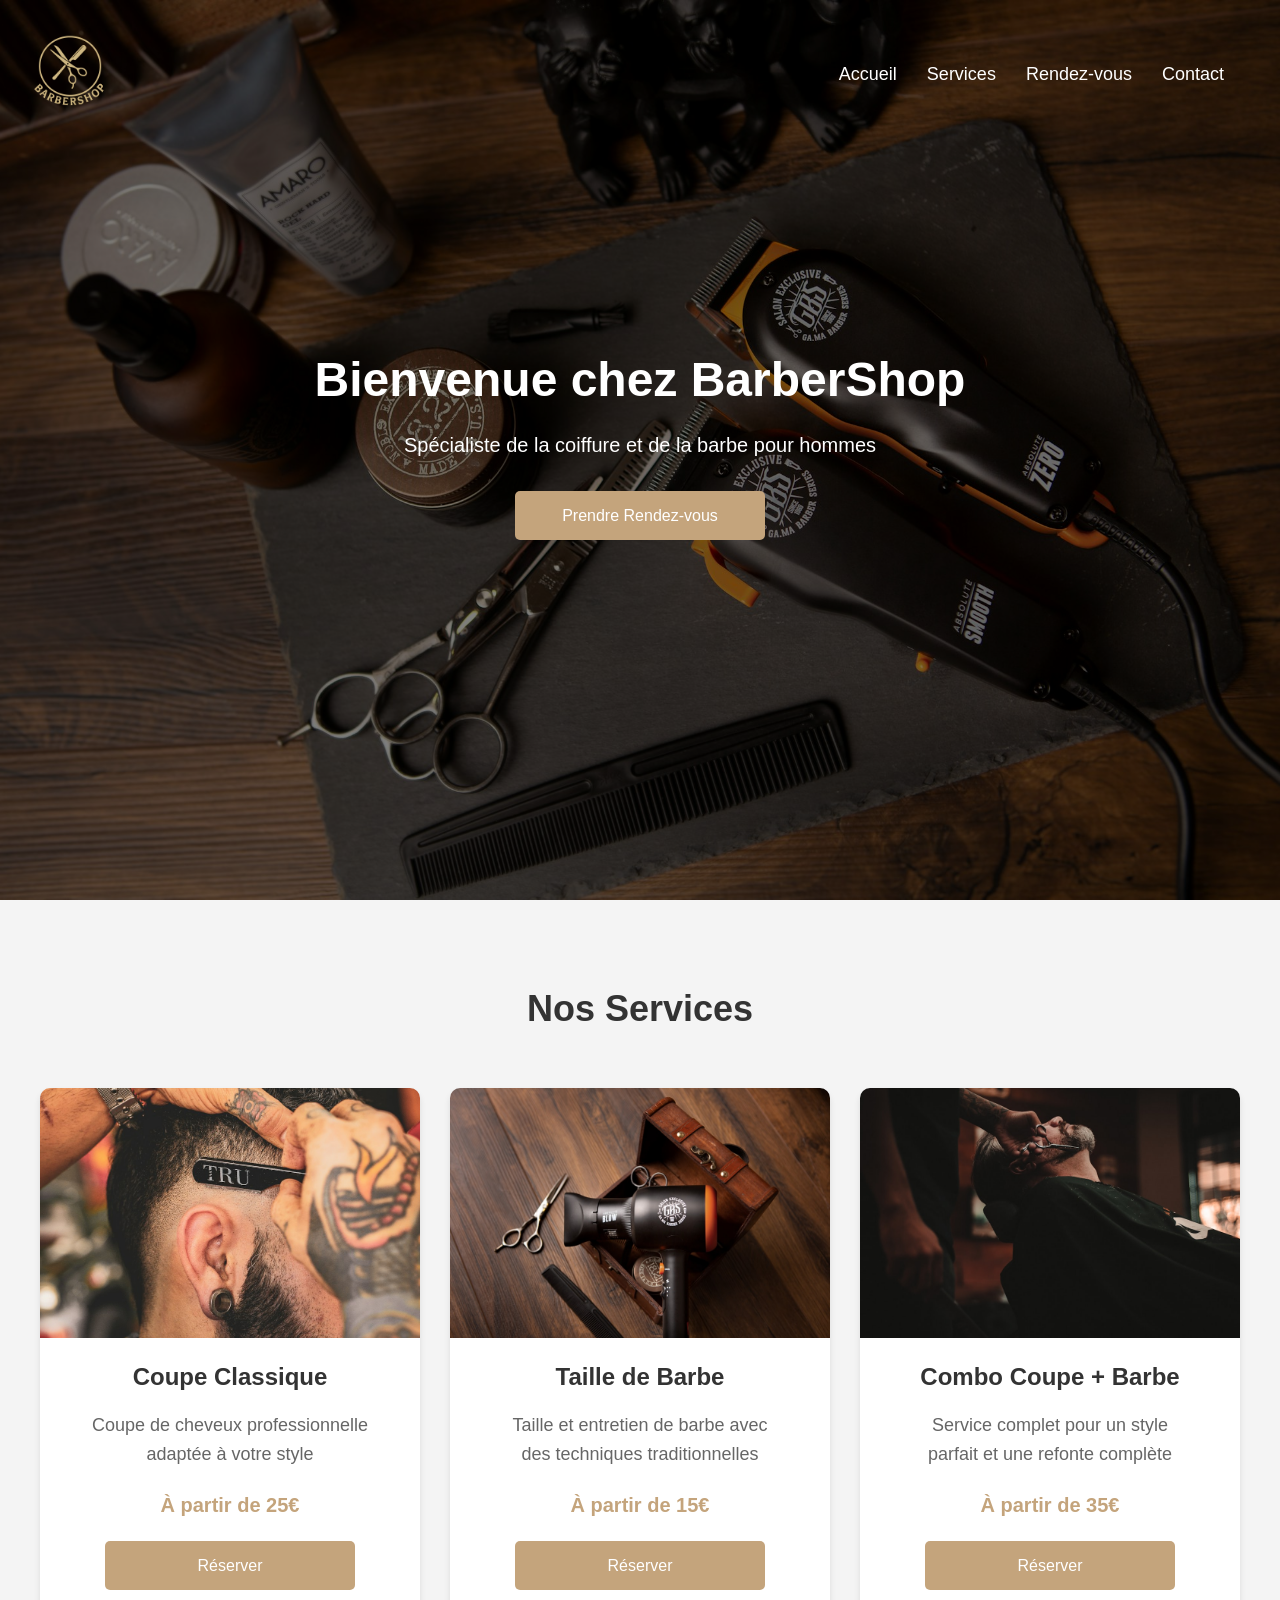
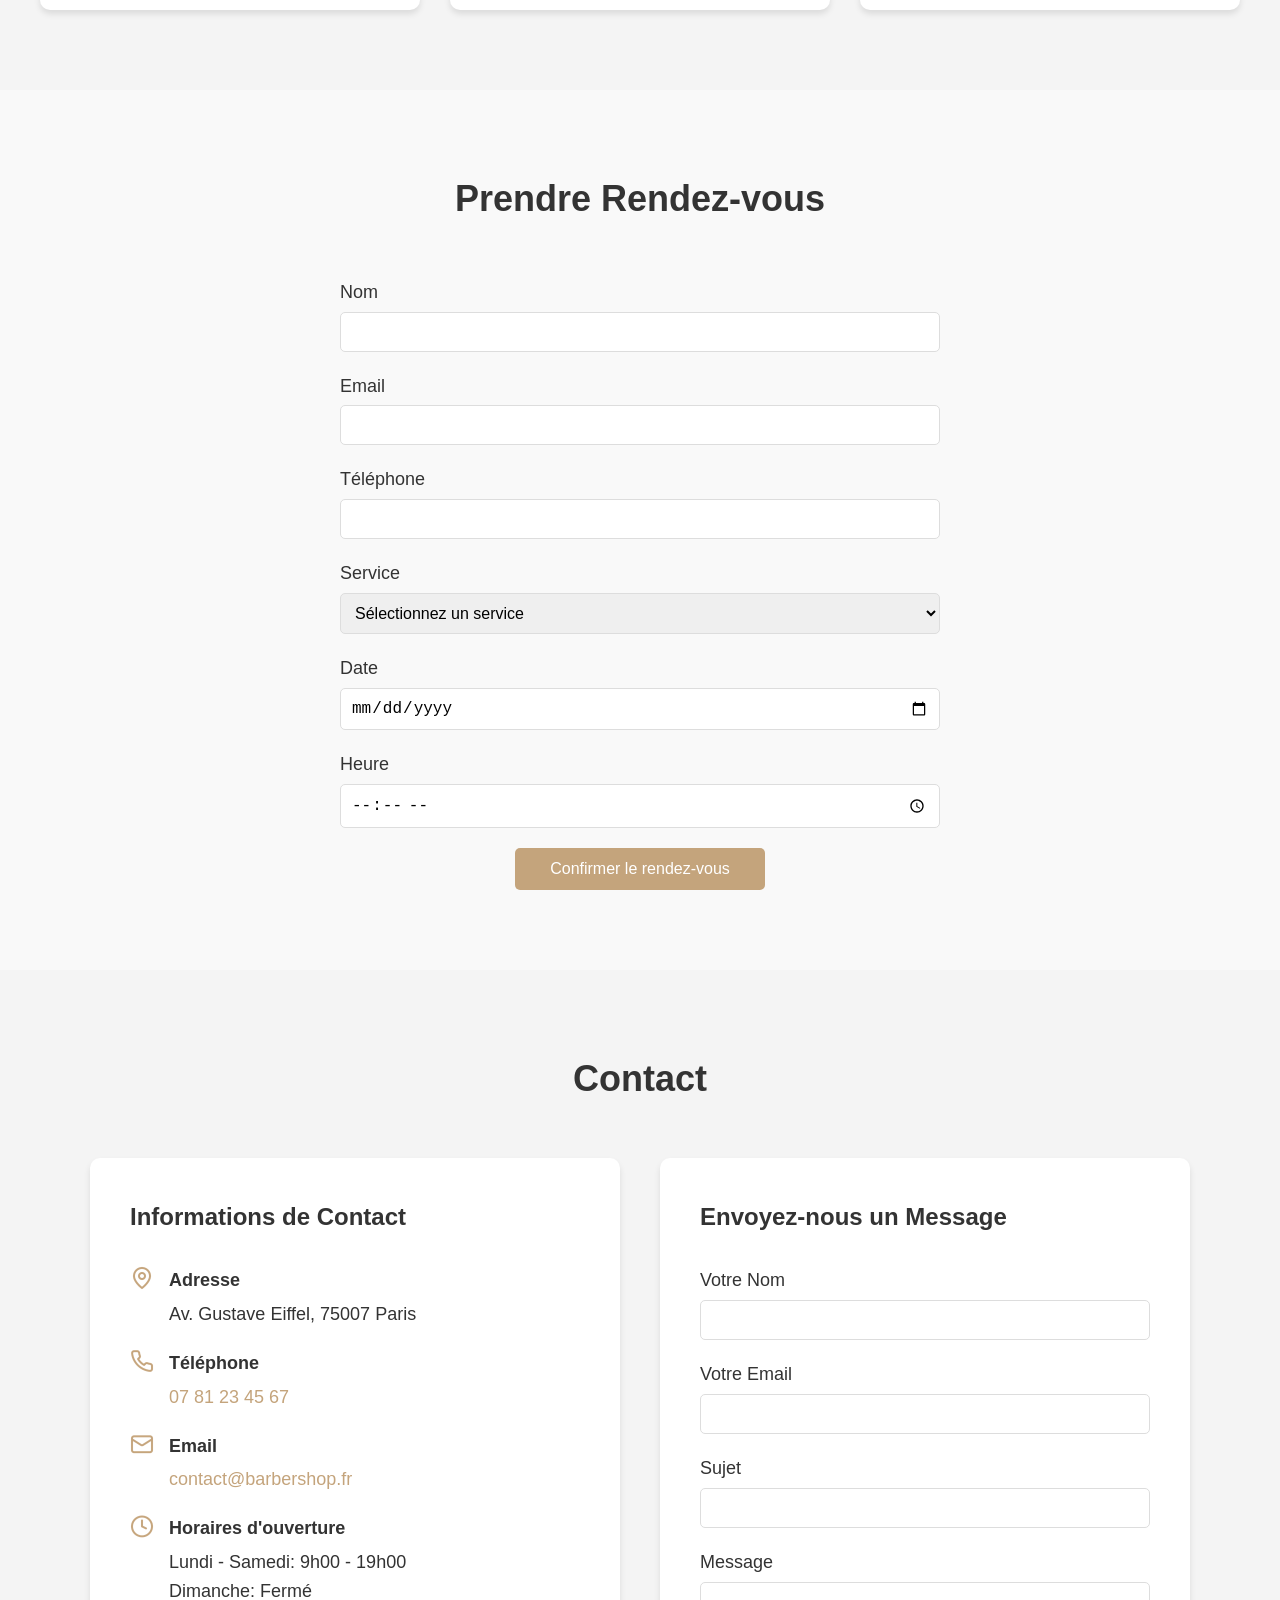
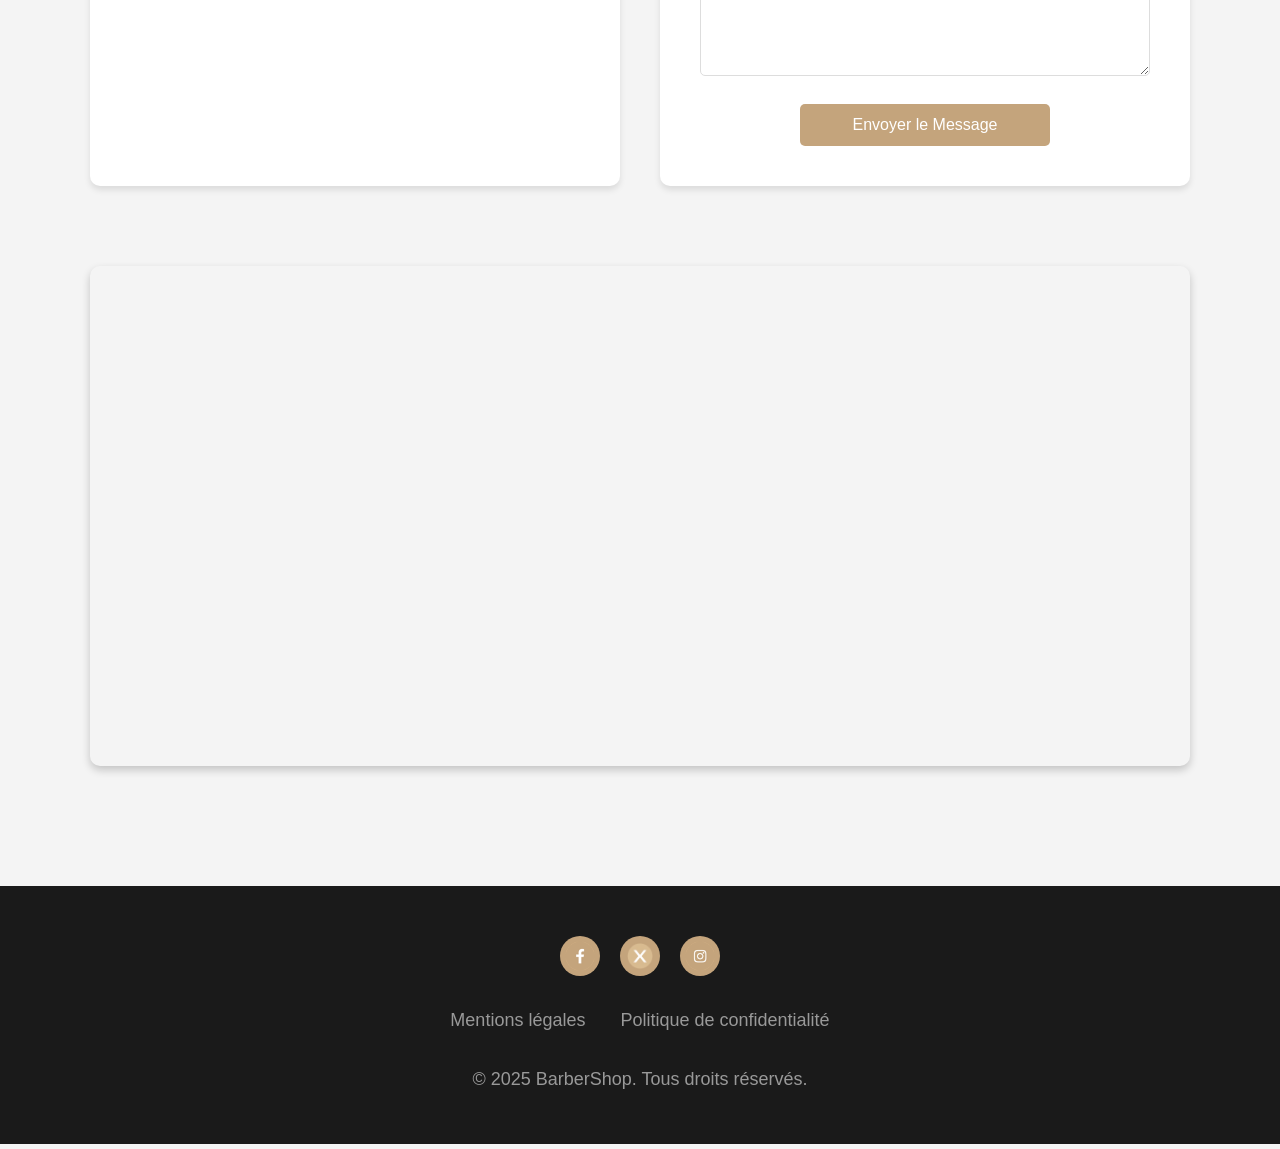
<file: index.html>
<!DOCTYPE html>
<html lang="fr">
<head>
    <meta charset="UTF-8">
    <meta name="viewport" content="width=device-width, initial-scale=1.0">
    <title>BarberShop - Salon de Coiffure</title>
    <link rel="stylesheet" href="style.css">
    <script src="script.js" defer></script>
</head>
<body>
    <!-- Header -->
    <header id="accueil" class="header">
        <nav class="nav" aria-label="Navigation principale">
            <div class="logo">
                <a href="index.html" class="logo-link" aria-label="BarberShop - Accueil">
                    <img src="images/logo.png" alt="Logo">
                </a>
            </div>
            <button type="button" class="nav-toggle" id="nav-toggle" aria-expanded="false" aria-controls="main-menu" aria-label="Ouvrir le menu">
                <span class="nav-toggle-bar" aria-hidden="true"></span>
                <span class="nav-toggle-bar" aria-hidden="true"></span>
                <span class="nav-toggle-bar" aria-hidden="true"></span>
            </button>
            <div class="menu" id="main-menu">
                <a href="index.html#accueil">Accueil</a>
                <a href="index.html#services">Services</a>
                <a href="index.html#rendez-vous">Rendez-vous</a>
                <a href="index.html#contact">Contact</a>
            </div>
        </nav>
        
        <div class="banner">
            <h1>Bienvenue chez BarberShop</h1>
            <p>Spécialiste de la coiffure et de la barbe pour hommes</p>
            <a href="#rendez-vous" class="btn">Prendre Rendez-vous</a>
        </div>
    </header>

    <!-- Services -->
    <section id="services" class="services">
        <h2>Nos Services</h2>
        
        <div class="services-container">
            <div class="service-box">
                <img src="images/service1.jpg" alt="Coupe Classique">
                <div class="service-content">
                    <h3>Coupe Classique</h3>
                    <p>Coupe de cheveux professionnelle adaptée à votre style</p>
                    <span class="price">À partir de 25€</span>
                    <a href="#rendez-vous" class="btn">Réserver</a>
                </div>
            </div>
            <div class="service-box">
                <img src="images/service2.jpg" alt="Taille de Barbe">
                <div class="service-content">
                    <h3>Taille de Barbe</h3>
                    <p>Taille et entretien de barbe avec des techniques traditionnelles</p>
                    <span class="price">À partir de 15€</span>
                    <a href="#rendez-vous" class="btn">Réserver</a>
                </div>
            </div>
            <div class="service-box">
                <img src="images/service3.jpg" alt="Combo Coupe + Barbe">
                <div class="service-content">
                    <h3>Combo Coupe + Barbe</h3>
                    <p>Service complet pour un style parfait et une refonte complète</p>
                    <span class="price">À partir de 35€</span>
                    <a href="#rendez-vous" class="btn">Réserver</a>
                </div>
            </div>
        </div>
    </section>

    <!-- Booking -->
    <section id="rendez-vous" class="booking">
        <h2>Prendre Rendez-vous</h2>
        
        <form id="booking-form" class="form" novalidate>
            <p class="form-error" id="booking-form-error" hidden role="alert"></p>
            <div class="form-row">
                <label for="name">Nom</label>
                <input type="text" id="name" name="name" maxlength="50" autocomplete="name">
            </div>

            <div class="form-row">
                <label for="email">Email</label>
                <input type="email" id="email" name="email" autocomplete="email">
            </div>

            <div class="form-row">
                <label for="phone">Téléphone</label>
                <input type="tel" id="phone" name="phone" autocomplete="tel">
            </div>

            <div class="form-row">
                <label for="service">Service</label>
                <select id="service" name="service">
                    <option value="">Sélectionnez un service</option>
                    <option value="coupe">Coupe Classique</option>
                    <option value="barbe">Taille de Barbe</option>
                    <option value="combo">Combo Coupe + Barbe</option>
                </select>
            </div>

            <div class="form-row">
                <label for="date">Date</label>
                <input type="date" id="date" name="date">
            </div>

            <div class="form-row">
                <label for="time">Heure</label>
                <input type="time" id="time" name="time">
            </div>

            <button type="submit" class="btn">Confirmer le rendez-vous</button>
        </form>
    </section>

    <!-- Contact -->
    <section id="contact" class="contact">
        <h2>Contact</h2>
        <div class="contact-container">
            <div class="info-box">
                <h3>Informations de Contact</h3>
                <div class="info-item">
                    <img src="images/address-icon.png" alt="Adresse" class="info-icon">
                    <div>
                        <strong>Adresse</strong>
                        <p>Av. Gustave Eiffel, 75007 Paris</p>
                    </div>
                </div>
                <div class="info-item">
                    <img src="images/telephone-icon.png" alt="" class="info-icon" aria-hidden="true">
                    <div>
                        <strong>Téléphone</strong>
                        <p><a href="tel:+33781234567">07 81 23 45 67</a></p>
                    </div>
                </div>
                <div class="info-item">
                    <img src="images/email-icon.png" alt="" class="info-icon" aria-hidden="true">
                    <div>
                        <strong>Email</strong>
                        <p><a href="mailto:contact@barbershop.fr">contact@barbershop.fr</a></p>
                    </div>
                </div>
                <div class="info-item">
                    <img src="images/clock-icon.png" alt="Horaires" class="info-icon">
                    <div>
                        <strong>Horaires d'ouverture</strong>
                        <p>Lundi - Samedi: 9h00 - 19h00</p>
                        <p>Dimanche: Fermé</p>
                    </div>
                </div>
            </div>
            <div class="message-box">
                <h3>Envoyez-nous un Message</h3>
        
                <form id="contact-form" class="form" novalidate>
                    <p class="form-error" id="contact-form-error" hidden role="alert"></p>
                    <div class="form-row">
                        <label for="contact-name">Votre Nom</label>
                        <input type="text" id="contact-name" name="contact-name" maxlength="50" autocomplete="name">
                    </div>

                    <div class="form-row">
                        <label for="contact-email">Votre Email</label>
                        <input type="email" id="contact-email" name="contact-email" autocomplete="email">
                    </div>

                    <div class="form-row">
                        <label for="subject">Sujet</label>
                        <input type="text" id="subject" name="subject" maxlength="100">
                    </div>

                    <div class="form-row">
                        <label for="message">Message</label>
                        <textarea id="message" name="message" rows="4" maxlength="500"></textarea>
                    </div>

                    <button type="submit" class="btn">Envoyer le Message</button>
                </form>
            </div>
        </div>
        <div class="map">
            <iframe 
                src="https://www.google.com/maps/embed?pb=!1m18!1m12!1m3!1d2624.9916256937604!2d2.292292615509614!3d48.85836857928678!2m3!1f0!2f0!3f0!3m2!1i1024!2i768!4f13.1!3m3!1m2!1s0x47e66e2964e34e2d%3A0x8ddca9ee380ef7e0!2sTour%20Eiffel!5e0!3m2!1sfr!2sfr!4v1647891723575!5m2!1sfr!2sfr"
                allowfullscreen=""
                loading="lazy">
            </iframe>
        </div>
    </section>

    <!-- Footer -->
    <footer class="footer">
        <div class="footer-content">
            <div class="social-links">
                <a href="https://www.facebook.com/" class="social-icon">
                    <img src="images/facebook-icon.png" alt="Facebook">
                </a>
                <a href="https://x.com/" class="social-icon">
                    <img src="images/x-icon.png" alt="Twitter">
                </a>
                <a href="https://www.instagram.com/" class="social-icon">
                    <img src="images/insta-icon.png" alt="Instagram">
                </a>
            </div>
            <div class="footer-links">
                <a href="mentions-legales.html">Mentions légales</a>
                <a href="politique-confidentialite.html">Politique de confidentialité</a>
            </div>
            <p class="copyright">© 2025 BarberShop. Tous droits réservés.</p>
        </div>
    </footer>

    <!-- Confirmation modal -->
    <div id="confirm-modal" class="modal-overlay" role="dialog" aria-modal="true" aria-labelledby="modal-title" hidden>
        <div class="modal-box">
            <h3 id="modal-title">Confirmation</h3>
            <p id="modal-message"></p>
            <button type="button" class="btn modal-close" id="modal-close-btn">OK</button>
        </div>
    </div>
</body>
</html>
</file>
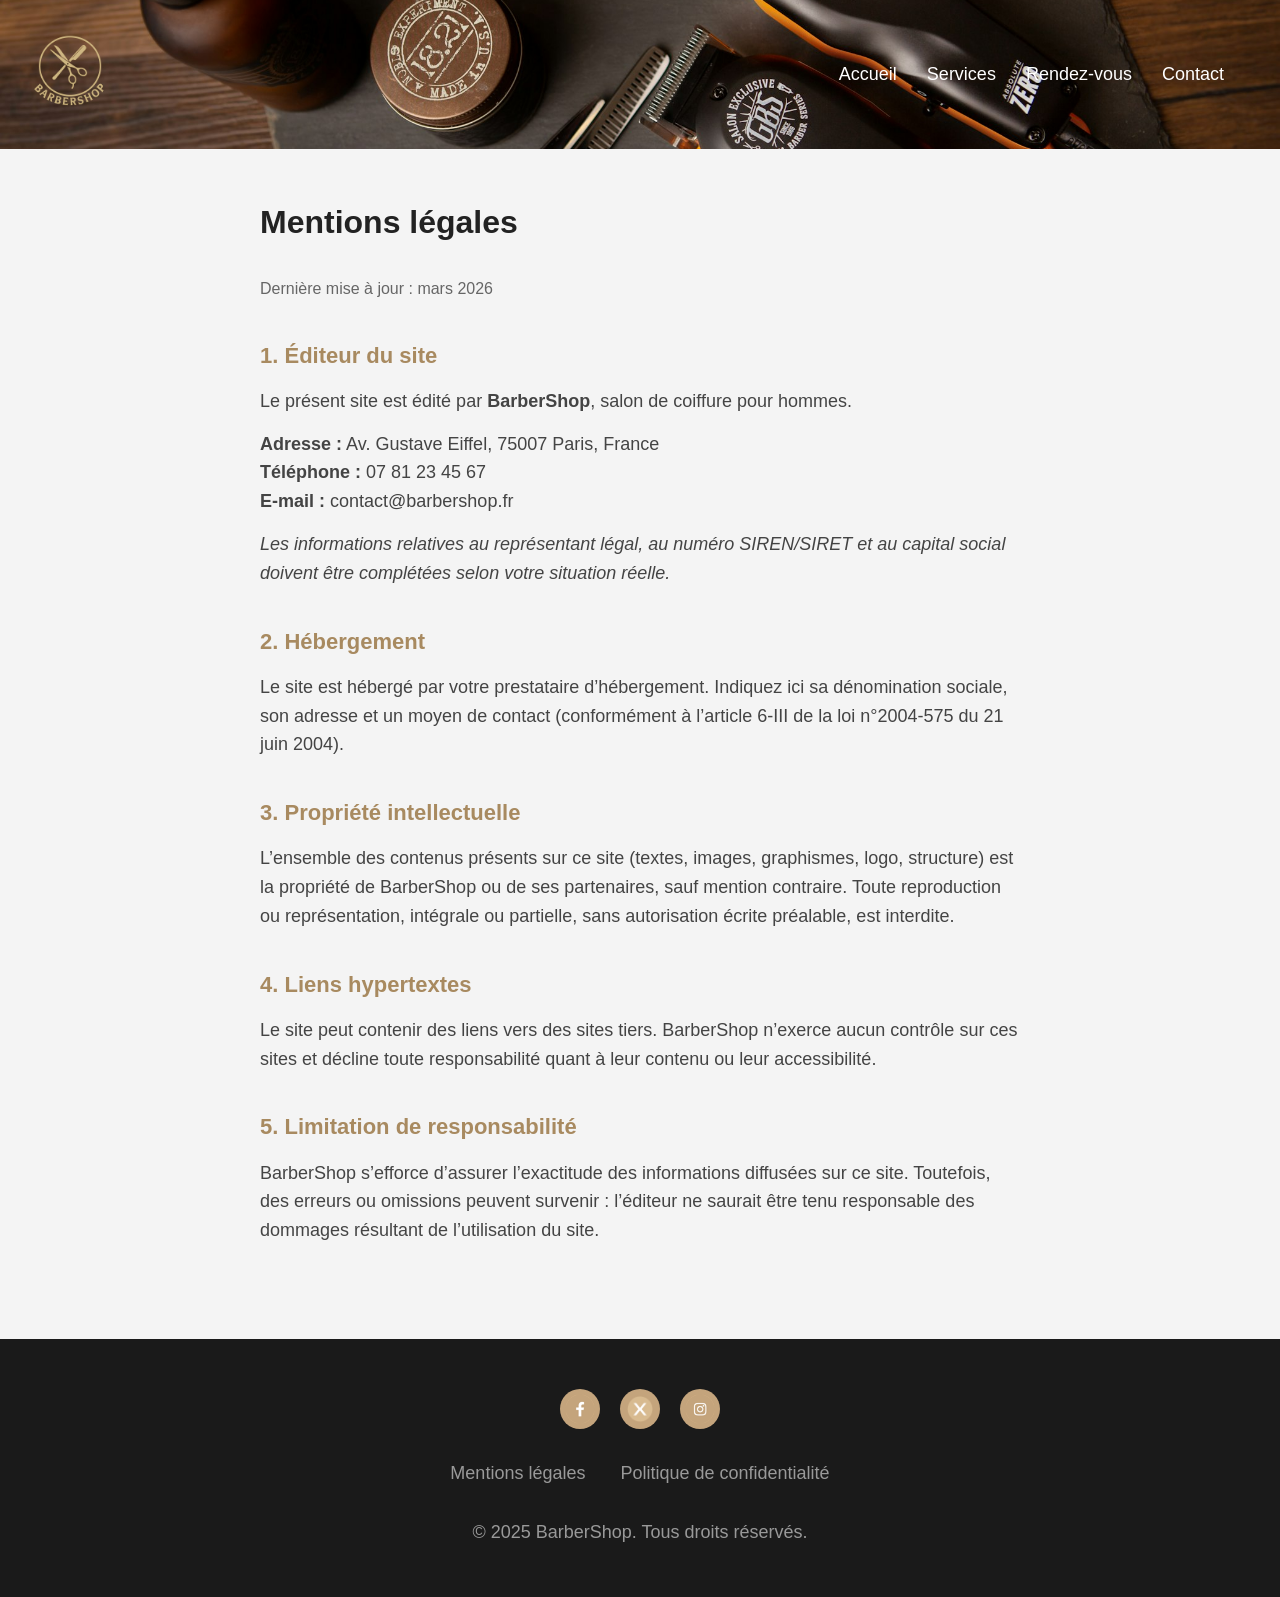
<file: mentions-legales.html>
<!DOCTYPE html>
<html lang="fr">
<head>
    <meta charset="UTF-8">
    <meta name="viewport" content="width=device-width, initial-scale=1.0">
    <title>Mentions légales - BarberShop</title>
    <link rel="stylesheet" href="style.css">
    <script src="script.js" defer></script>
</head>
<body>
    <header class="header header-inner">
        <nav class="nav" aria-label="Navigation principale">
            <div class="logo">
                <a href="index.html" class="logo-link" aria-label="BarberShop - Accueil">
                    <img src="images/logo.png" alt="Logo">
                </a>
            </div>
            <button type="button" class="nav-toggle" id="nav-toggle" aria-expanded="false" aria-controls="main-menu" aria-label="Ouvrir le menu">
                <span class="nav-toggle-bar" aria-hidden="true"></span>
                <span class="nav-toggle-bar" aria-hidden="true"></span>
                <span class="nav-toggle-bar" aria-hidden="true"></span>
            </button>
            <div class="menu" id="main-menu">
                <a href="index.html#accueil">Accueil</a>
                <a href="index.html#services">Services</a>
                <a href="index.html#rendez-vous">Rendez-vous</a>
                <a href="index.html#contact">Contact</a>
            </div>
        </nav>
    </header>

    <main class="legal-main">
        <h1>Mentions légales</h1>
        <p class="legal-updated">Dernière mise à jour : mars 2026</p>

        <h2>1. Éditeur du site</h2>
        <p>
            Le présent site est édité par <strong>BarberShop</strong>, salon de coiffure pour hommes.
        </p>
        <p>
            <strong>Adresse :</strong> Av. Gustave Eiffel, 75007 Paris, France<br>
            <strong>Téléphone :</strong> 07 81 23 45 67<br>
            <strong>E-mail :</strong> contact@barbershop.fr
        </p>
        <p>
            <em>Les informations relatives au représentant légal, au numéro SIREN/SIRET et au capital social doivent être complétées selon votre situation réelle.</em>
        </p>

        <h2>2. Hébergement</h2>
        <p>
            Le site est hébergé par votre prestataire d’hébergement. Indiquez ici sa dénomination sociale, son adresse et un moyen de contact (conformément à l’article 6-III de la loi n°2004-575 du 21 juin 2004).
        </p>

        <h2>3. Propriété intellectuelle</h2>
        <p>
            L’ensemble des contenus présents sur ce site (textes, images, graphismes, logo, structure) est la propriété de BarberShop ou de ses partenaires, sauf mention contraire. Toute reproduction ou représentation, intégrale ou partielle, sans autorisation écrite préalable, est interdite.
        </p>

        <h2>4. Liens hypertextes</h2>
        <p>
            Le site peut contenir des liens vers des sites tiers. BarberShop n’exerce aucun contrôle sur ces sites et décline toute responsabilité quant à leur contenu ou leur accessibilité.
        </p>

        <h2>5. Limitation de responsabilité</h2>
        <p>
            BarberShop s’efforce d’assurer l’exactitude des informations diffusées sur ce site. Toutefois, des erreurs ou omissions peuvent survenir : l’éditeur ne saurait être tenu responsable des dommages résultant de l’utilisation du site.
        </p>
    </main>

    <footer class="footer">
        <div class="footer-content">
            <div class="social-links">
                <a href="https://www.facebook.com/" class="social-icon">
                    <img src="images/facebook-icon.png" alt="Facebook">
                </a>
                <a href="https://x.com/" class="social-icon">
                    <img src="images/x-icon.png" alt="Twitter">
                </a>
                <a href="https://www.instagram.com/" class="social-icon">
                    <img src="images/insta-icon.png" alt="Instagram">
                </a>
            </div>
            <div class="footer-links">
                <a href="mentions-legales.html">Mentions légales</a>
                <a href="politique-confidentialite.html">Politique de confidentialité</a>
            </div>
            <p class="copyright">© 2025 BarberShop. Tous droits réservés.</p>
        </div>
    </footer>
</body>
</html>
</file>
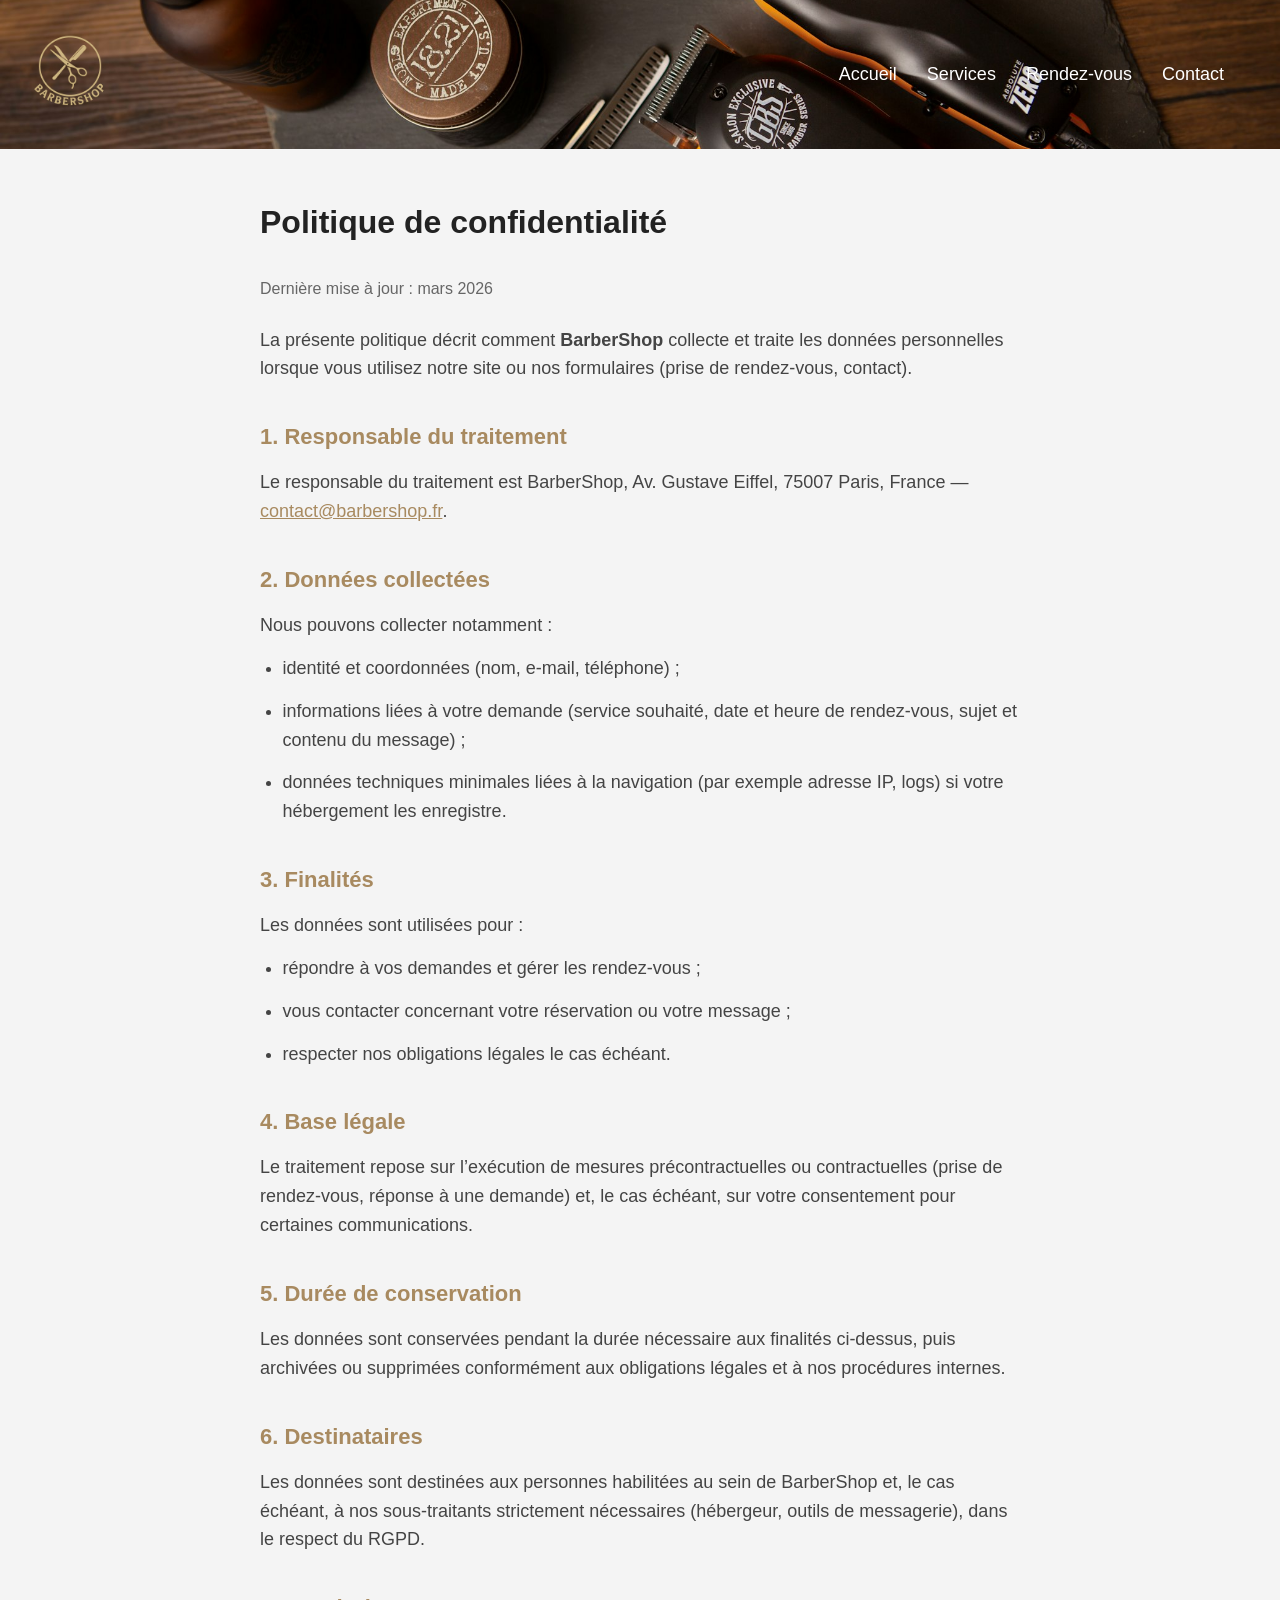
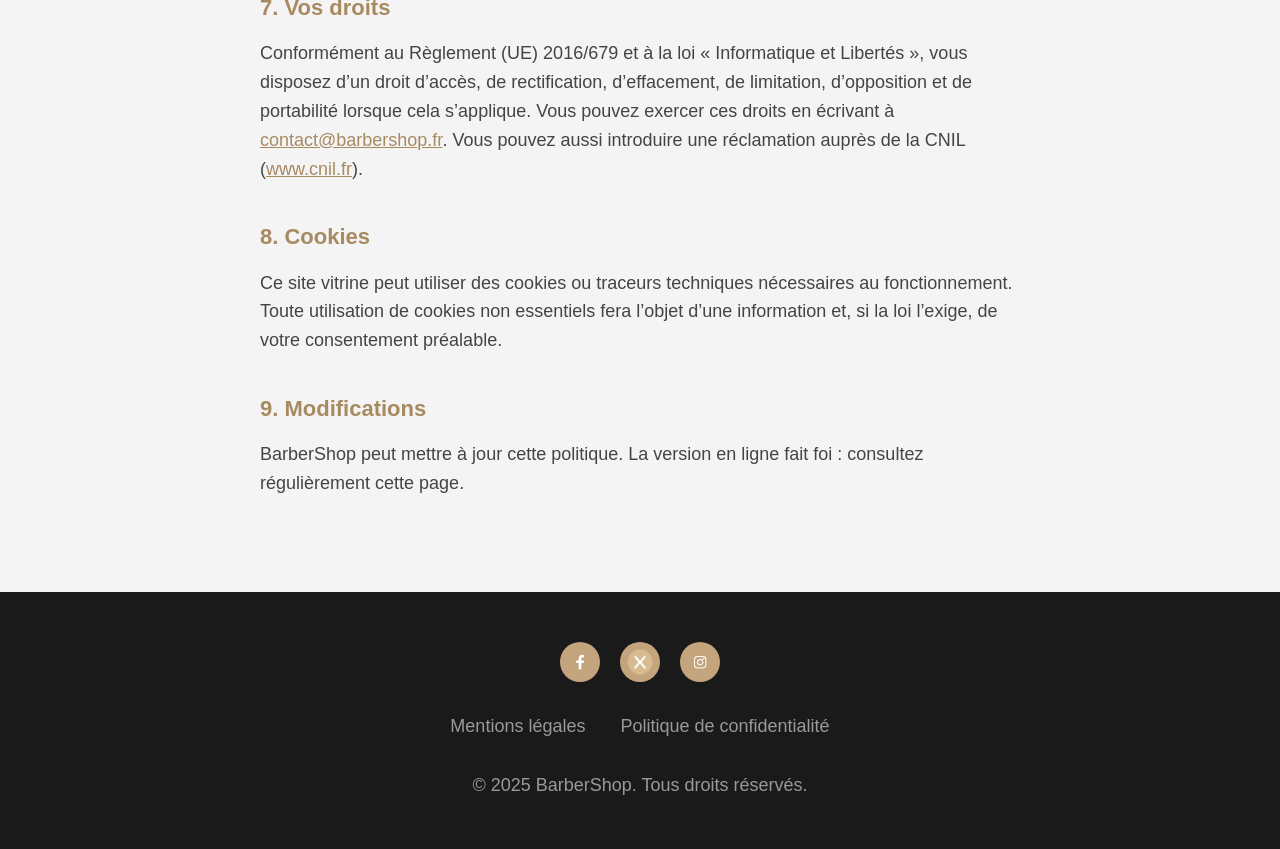
<file: politique-confidentialite.html>
<!DOCTYPE html>
<html lang="fr">
<head>
    <meta charset="UTF-8">
    <meta name="viewport" content="width=device-width, initial-scale=1.0">
    <title>Politique de confidentialité - BarberShop</title>
    <link rel="stylesheet" href="style.css">
    <script src="script.js" defer></script>
</head>
<body>
    <header class="header header-inner">
        <nav class="nav" aria-label="Navigation principale">
            <div class="logo">
                <a href="index.html" class="logo-link" aria-label="BarberShop - Accueil">
                    <img src="images/logo.png" alt="Logo">
                </a>
            </div>
            <button type="button" class="nav-toggle" id="nav-toggle" aria-expanded="false" aria-controls="main-menu" aria-label="Ouvrir le menu">
                <span class="nav-toggle-bar" aria-hidden="true"></span>
                <span class="nav-toggle-bar" aria-hidden="true"></span>
                <span class="nav-toggle-bar" aria-hidden="true"></span>
            </button>
            <div class="menu" id="main-menu">
                <a href="index.html#accueil">Accueil</a>
                <a href="index.html#services">Services</a>
                <a href="index.html#rendez-vous">Rendez-vous</a>
                <a href="index.html#contact">Contact</a>
            </div>
        </nav>
    </header>

    <main class="legal-main">
        <h1>Politique de confidentialité</h1>
        <p class="legal-updated">Dernière mise à jour : mars 2026</p>

        <p>
            La présente politique décrit comment <strong>BarberShop</strong> collecte et traite les données personnelles lorsque vous utilisez notre site ou nos formulaires (prise de rendez-vous, contact).
        </p>

        <h2>1. Responsable du traitement</h2>
        <p>
            Le responsable du traitement est BarberShop, Av. Gustave Eiffel, 75007 Paris, France — <a href="mailto:contact@barbershop.fr">contact@barbershop.fr</a>.
        </p>

        <h2>2. Données collectées</h2>
        <p>Nous pouvons collecter notamment :</p>
        <ul>
            <li>identité et coordonnées (nom, e-mail, téléphone) ;</li>
            <li>informations liées à votre demande (service souhaité, date et heure de rendez-vous, sujet et contenu du message) ;</li>
            <li>données techniques minimales liées à la navigation (par exemple adresse IP, logs) si votre hébergement les enregistre.</li>
        </ul>

        <h2>3. Finalités</h2>
        <p>Les données sont utilisées pour :</p>
        <ul>
            <li>répondre à vos demandes et gérer les rendez-vous ;</li>
            <li>vous contacter concernant votre réservation ou votre message ;</li>
            <li>respecter nos obligations légales le cas échéant.</li>
        </ul>

        <h2>4. Base légale</h2>
        <p>
            Le traitement repose sur l’exécution de mesures précontractuelles ou contractuelles (prise de rendez-vous, réponse à une demande) et, le cas échéant, sur votre consentement pour certaines communications.
        </p>

        <h2>5. Durée de conservation</h2>
        <p>
            Les données sont conservées pendant la durée nécessaire aux finalités ci-dessus, puis archivées ou supprimées conformément aux obligations légales et à nos procédures internes.
        </p>

        <h2>6. Destinataires</h2>
        <p>
            Les données sont destinées aux personnes habilitées au sein de BarberShop et, le cas échéant, à nos sous-traitants strictement nécessaires (hébergeur, outils de messagerie), dans le respect du RGPD.
        </p>

        <h2>7. Vos droits</h2>
        <p>
            Conformément au Règlement (UE) 2016/679 et à la loi « Informatique et Libertés », vous disposez d’un droit d’accès, de rectification, d’effacement, de limitation, d’opposition et de portabilité lorsque cela s’applique. Vous pouvez exercer ces droits en écrivant à <a href="mailto:contact@barbershop.fr">contact@barbershop.fr</a>. Vous pouvez aussi introduire une réclamation auprès de la CNIL (<a href="https://www.cnil.fr" rel="noopener noreferrer" target="_blank">www.cnil.fr</a>).
        </p>

        <h2>8. Cookies</h2>
        <p>
            Ce site vitrine peut utiliser des cookies ou traceurs techniques nécessaires au fonctionnement. Toute utilisation de cookies non essentiels fera l’objet d’une information et, si la loi l’exige, de votre consentement préalable.
        </p>

        <h2>9. Modifications</h2>
        <p>
            BarberShop peut mettre à jour cette politique. La version en ligne fait foi : consultez régulièrement cette page.
        </p>
    </main>

    <footer class="footer">
        <div class="footer-content">
            <div class="social-links">
                <a href="https://www.facebook.com/" class="social-icon">
                    <img src="images/facebook-icon.png" alt="Facebook">
                </a>
                <a href="https://x.com/" class="social-icon">
                    <img src="images/x-icon.png" alt="Twitter">
                </a>
                <a href="https://www.instagram.com/" class="social-icon">
                    <img src="images/insta-icon.png" alt="Instagram">
                </a>
            </div>
            <div class="footer-links">
                <a href="mentions-legales.html">Mentions légales</a>
                <a href="politique-confidentialite.html">Politique de confidentialité</a>
            </div>
            <p class="copyright">© 2025 BarberShop. Tous droits réservés.</p>
        </div>
    </footer>
</body>
</html>
</file>
<file: style.css>
/* Base style */
* {
    margin: 0;
    padding: 0;
    box-sizing: border-box;
}

html {
    height: 100%;
}

body {
    font-family: Arial, sans-serif;
    line-height: 1.6;
    color: #333333;
    background-color: #f4f4f4;
    min-height: 100vh;
    display: flex;
    flex-direction: column;
    font-size: 18px;
    overflow-x: hidden;
}


/* Header */
.header {
    min-height: 100vh;
    background-image: url('images/background.jpg');
    background-size: cover;
    background-position: center;
    position: relative;
    color: #ffffff;
    width: 100%;
}

.header::before {
    content: '';
    position: absolute;
    top: 0;
    left: 0;
    width: 100%;
    height: 100%;
    background-color: rgba(0, 0, 0, 0.5);
    z-index: 0;
}

.nav {
    position: relative;
    z-index: 10;
    max-width: 1440px;
    margin: 0 auto;
    padding: 20px 56px 20px 20px;
    display: flex;
    justify-content: space-between;
    align-items: center;
}

.logo {
    flex-shrink: 0;
}

.logo-link {
    display: inline-block;
    line-height: 0;
    transition: transform 0.25s ease;
}

.logo-link:hover {
    transform: scale(1.04);
}

.logo-link:active {
    transform: scale(1.02);
}

.logo-link:focus-visible {
    outline: 2px solid #c4a47c;
    outline-offset: 4px;
    border-radius: 4px;
}

.logo img {
    width: 100px;
    height: 100px;
    object-fit: contain;
    display: block;
}

.nav-toggle {
    display: none;
    flex-direction: column;
    justify-content: center;
    gap: 6px;
    width: 44px;
    height: 44px;
    padding: 0;
    border: 2px solid rgba(255, 255, 255, 0.6);
    border-radius: 8px;
    background: rgba(0, 0, 0, 0.35);
    cursor: pointer;
    transition: background-color 0.2s, border-color 0.2s;
}

.nav-toggle:hover {
    background: rgba(0, 0, 0, 0.55);
    border-color: #c4a47c;
}

.nav-toggle:focus-visible {
    outline: 2px solid #c4a47c;
    outline-offset: 3px;
}

.nav-toggle-bar {
    display: block;
    width: 22px;
    height: 2px;
    margin: 0 auto;
    background: #ffffff;
    border-radius: 1px;
    flex-shrink: 0;
    transition: transform 0.25s ease, opacity 0.2s;
}

.nav.is-open .nav-toggle .nav-toggle-bar:nth-of-type(1) {
    transform: translateY(8px) rotate(45deg);
}

.nav.is-open .nav-toggle .nav-toggle-bar:nth-of-type(2) {
    opacity: 0;
}

.nav.is-open .nav-toggle .nav-toggle-bar:nth-of-type(3) {
    transform: translateY(-8px) rotate(-45deg);
}

.header-inner .nav-toggle {
    border-color: rgba(196, 164, 124, 0.8);
    background: rgba(255, 255, 255, 0.08);
}

.menu {
    display: flex;
    gap: 30px;
    align-items: center;
}

.menu a {
    color: #ffffff;
    text-decoration: none;
    transition: color 0.3s;
}

.menu a:hover {
    color: #c4a47c;
}

.banner {
    position: absolute;
    top: 50%;
    left: 50%;
    transform: translate(-50%, -50%);
    text-align: center;
    width: 100%;
    padding: 0 20px;
    z-index: 1;
}

.banner h1 {
    font-size: clamp(1.75rem, 5vw + 1rem, 3rem);
    margin-bottom: 20px;
    line-height: 1.2;
    padding: 0 8px;
}

.banner p {
    font-size: clamp(1rem, 2vw + 0.5rem, 1.25rem);
    margin-bottom: 30px;
    padding: 0 8px;
}

/* Buttons (shared) */
.btn {
    display: inline-block;
    padding: 12px 30px;
    background-color: #c4a47c;
    color: #ffffff;
    text-decoration: none;
    border: none;
    border-radius: 5px;
    cursor: pointer;
    transition: background-color 0.3s;
    width: 250px;
    margin: 0 auto;
    text-align: center;
    white-space: nowrap;
    overflow: hidden;
    text-overflow: ellipsis;
    font-size: 16px;
    max-width: 100%;
    box-sizing: border-box;
}

.btn:hover {
    background-color: #a88a60;
}

/* Services */
.services {
    padding: 80px 20px;
    width: 100%;
    background-color: #f4f4f4;
    text-align: center;
}

.services > div {
    max-width: 1200px;
    margin: 0 auto;
}

.services h2 {
    text-align: center;
    font-size: 36px;
    margin-bottom: 50px;
}

.services-container {
    display: grid;
    grid-template-columns: repeat(3, 1fr);
    gap: 30px;
}

.service-box {
    background-color: #ffffff;
    border-radius: 10px;
    overflow: hidden;
    box-shadow: 0 4px 6px rgba(0, 0, 0, 0.1);
    display: flex;
    flex-direction: column;
}

.service-box img {
    width: 100%;
    height: 250px;
    object-fit: cover;
} 


.service-content {
    padding: 20px;
    display: flex;
    flex-direction: column;
    flex-grow: 1;
    align-items: center;
}

.service-box h3 {
    margin-bottom: 15px;
    font-size: 24px;
}

.service-box p {
    margin-bottom: 20px;
    color: #666666;
    min-height: 52px;
    line-height: 1.6;
    max-width: 280px;
}

.price {
    color: #c4a47c;
    font-size: 20px;
    font-weight: bold;
    margin-bottom: 20px;
}

/* Booking section */
.booking {
    width: 100%;
    padding: 80px 20px;
    background-color: #f9f9f9;
}

.booking > div {
    max-width: 1200px;
    margin: 0 auto;
    padding: 0 20px;
}

.booking h2 {
    text-align: center;
    font-size: 36px;
    margin-bottom: 50px;
}

.form {
    max-width: 600px;
    margin: 0 auto;
}

.form-row {
    margin-bottom: 20px;
    text-align: left;
}

.form-row label {
    display: block;
    margin-bottom: 5px;
    color: #333333;
}

.form-row input,
.form-row select,
.form-row textarea {
    width: 100%;
    padding: 10px;
    border: 1px solid #ddd;
    border-radius: 5px;
    font-size: 16px;
    box-sizing: border-box;
    max-width: 100%;
    min-width: 0;
}

/* date/time : même largeur que tel / select (navigateurs mobiles = largeur intrinsèque par défaut) */
.form-row input[type="date"],
.form-row input[type="time"] {
    display: block;
    width: 100%;
    max-width: 100%;
    min-width: 0;
    -webkit-appearance: none;
    appearance: none;
}

.form-row input:focus,
.form-row select:focus,
.form-row textarea:focus {
    outline: 2px solid #c4a47c;
    border-color: #c4a47c;
}

.form-error {
    color: #b03a2e;
    font-size: 16px;
    margin-bottom: 16px;
    line-height: 1.4;
}

.form-row input.field-invalid,
.form-row select.field-invalid,
.form-row textarea.field-invalid {
    border-color: #b03a2e;
    outline-color: #b03a2e;
}

/* Contact */
.contact {
    width: 100%;
    padding: 80px 20px;
    background-color: #f4f4f4;
    display: flex;
    flex-direction: column;
    flex: 1;
}

.contact h2 {
    text-align: center;
    font-size: 36px;
    margin-bottom: 50px;
}

.contact-container {
    width: 95%;
    max-width: 1100px;
    margin: 0 auto;
    display: grid;
    grid-template-columns: repeat(2, 1fr);
    gap: 40px;
    margin-bottom: 40px;
}

.info-box,
.message-box {
    background-color: #ffffff;
    padding: 40px;
    border-radius: 10px;
    box-shadow: 0 4px 6px rgba(0, 0, 0, 0.1);
}

.info-box h3,
.message-box h3 {
    font-size: 24px;
    margin-bottom: 30px;
}

.message-box .form button.btn {
    display: block;
    margin: 20px auto 0;
}

.info-item {
    display: flex;
    align-items: flex-start;
    gap: 15px;
    margin-bottom: 20px;
}

.info-icon {
    width: 24px;
    height: 24px;
}

.info-item strong {
    display: block;
    margin-bottom: 5px;
}

.info-item a {
    color: #c4a47c;
    text-decoration: none;
}

.info-item a:hover {
    color: #a88a60;
    text-decoration: underline;
}

.booking .form button.btn {
    display: block;
    margin: 20px auto 0;
}

/* Map container */
.map {
    width: 95%;
    max-width: 1100px;
    height: 500px;
    margin: 40px auto;
    border-radius: 10px;
    overflow: hidden;
    box-shadow: 0 4px 8px rgba(0, 0, 0, 0.2);
}

.map iframe {
    width: 100%;
    height: 100%;
    border: none;
    display: block;
}

/* Footer */
.footer {
    width: 100%;
    background-color: #1a1a1a;
    color: #ffffff;
    padding: 50px 0;
    margin-top: auto;
}

.footer-content {
    max-width: 1200px;
    margin: 0 auto;
    padding: 0 20px;
    text-align: center;
}

.social-links {
    display: flex;
    justify-content: center;
    gap: 20px;
    margin-bottom: 30px;
}

.social-icon {
    width: 40px;
    height: 40px;
    background-color: #c4a47c;
    border-radius: 50%;
    display: flex;
    align-items: center;
    justify-content: center;
    transition: background-color 0.3s;
}

.social-icon:hover {
    background-color: #a88a60;
}

.social-icon img {
    width: 30px;
    height: 30px;
}

.footer-links {
    margin-bottom: 30px;
}

.footer-links a {
    color: #999;
    text-decoration: none;
    margin: 0 15px;
    transition: color 0.3s;
}

.footer-links a:hover {
    color: #ffffff;
}

.copyright {
    color: #999;
    font-size: 18px;
}

/* Confirmation modal */
.modal-overlay {
    position: fixed;
    inset: 0;
    z-index: 10000;
    background-color: rgba(0, 0, 0, 0.55);
    display: flex;
    align-items: center;
    justify-content: center;
    padding: 20px;
}

.modal-overlay[hidden] {
    display: none;
}

.modal-box {
    background-color: #ffffff;
    color: #333333;
    max-width: 420px;
    width: 100%;
    padding: 32px 28px;
    border-radius: 8px;
    text-align: center;
    box-shadow: 0 8px 32px rgba(0, 0, 0, 0.25);
}

.modal-box h3 {
    font-size: 22px;
    margin-bottom: 16px;
    color: #222222;
}

.modal-box p {
    font-size: 17px;
    margin-bottom: 24px;
    line-height: 1.5;
}

.modal-box .btn.modal-close {
    width: auto;
    min-width: 140px;
    margin: 0;
}

/* Inner pages (legal, etc.) */
.header-inner {
    background-color: #1a1a1a;
    min-height: auto;
    width: 100%;
}

.header-inner::before {
    display: none;
}

.legal-main {
    max-width: 800px;
    margin: 0 auto;
    padding: 48px 20px 80px;
    flex: 1;
    width: 100%;
}

.legal-main h1 {
    font-size: 32px;
    margin-bottom: 28px;
    color: #222222;
}

.legal-main h2 {
    font-size: 22px;
    margin: 36px 0 14px;
    color: #a88a60;
}

.legal-main p,
.legal-main li {
    margin-bottom: 14px;
    color: #444444;
}

.legal-main ul {
    margin: 0 0 16px 1.25em;
}

.legal-main .legal-updated {
    font-size: 16px;
    color: #666666;
    margin-bottom: 24px;
}

.legal-main a {
    color: #a88a60;
    text-decoration: underline;
}

.legal-main a:hover {
    color: #c4a47c;
}

/* ——— Responsive ——— */
@media screen and (max-width: 992px) {
    .services-container {
        grid-template-columns: repeat(2, 1fr);
        gap: 24px;
    }

    .contact-container {
        gap: 28px;
    }
}

@media screen and (max-width: 768px) {
    body {
        font-size: 16px;
    }

    .nav {
        padding: 16px;
        flex-wrap: wrap;
        align-items: center;
    }

    .nav-toggle {
        display: flex;
        margin-left: auto;
    }

    .menu {
        display: none;
        width: 100%;
        flex-direction: column;
        align-items: stretch;
        gap: 0;
        order: 3;
        padding: 12px 0 4px;
        margin-top: 8px;
        border-top: 1px solid rgba(255, 255, 255, 0.2);
        background: rgba(0, 0, 0, 0.75);
        border-radius: 8px;
    }

    .header-inner .menu {
        background: rgba(26, 26, 26, 0.98);
        border-top-color: rgba(196, 164, 124, 0.35);
    }

    .nav.is-open .menu {
        display: flex;
        position: relative;
        z-index: 1;
        box-shadow: 0 12px 32px rgba(0, 0, 0, 0.45);
    }

    .menu a {
        padding: 14px 16px;
        border-bottom: 1px solid rgba(255, 255, 255, 0.08);
    }

    .menu a:last-child {
        border-bottom: none;
    }

    .banner {
        padding: 0 16px;
        width: calc(100% - 32px);
    }

    .services {
        padding: 48px 16px;
    }

    .services-container {
        grid-template-columns: 1fr;
        gap: 24px;
    }

    .services h2,
    .booking h2,
    .contact h2 {
        font-size: clamp(1.5rem, 4vw, 1.85rem);
        margin-bottom: 32px;
    }

    .service-box img {
        height: 220px;
    }

    .booking,
    .contact {
        padding: 48px 16px;
    }

    .booking h2 {
        margin-bottom: 32px;
    }

    .contact h2 {
        margin-bottom: 32px;
    }

    .contact-container {
        grid-template-columns: 1fr;
        width: 100%;
        gap: 24px;
    }

    .info-box,
    .message-box {
        padding: 24px 20px;
    }

    .map {
        width: 100%;
        height: min(50vh, 380px);
        min-height: 280px;
        margin: 24px auto 0;
    }

    .footer {
        padding: 36px 16px;
    }

    .footer-links a {
        display: inline-block;
        margin: 8px 12px;
    }

    .btn {
        width: 100%;
        max-width: 320px;
        padding: 14px 20px;
    }

    .legal-main {
        padding: 32px 16px 48px;
    }

    .legal-main h1 {
        font-size: 26px;
    }
}

@media screen and (max-width: 480px) {
    .logo img {
        width: 72px;
        height: 72px;
    }

    .services {
        padding: 36px 12px;
    }

    .footer-links a {
        display: block;
        margin: 10px 0;
    }

    .copyright {
        font-size: 15px;
    }
}
</file>
